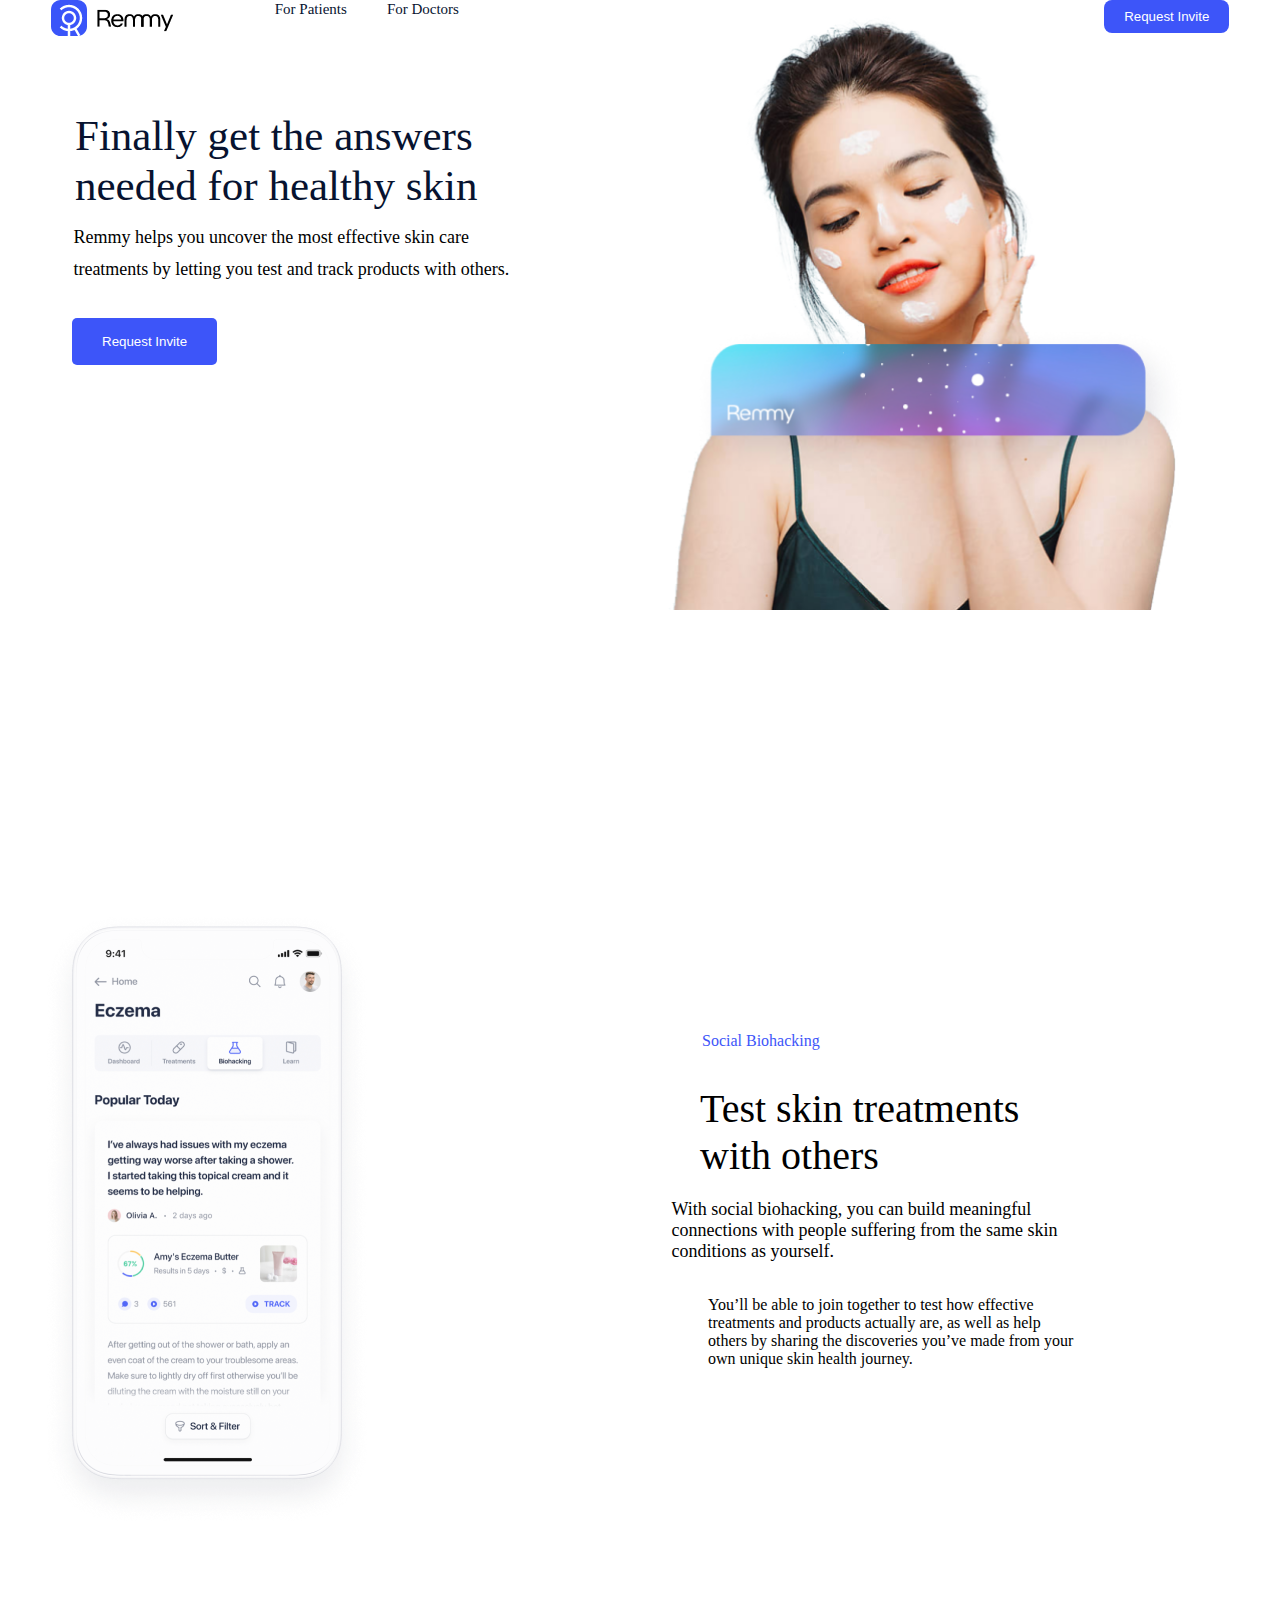
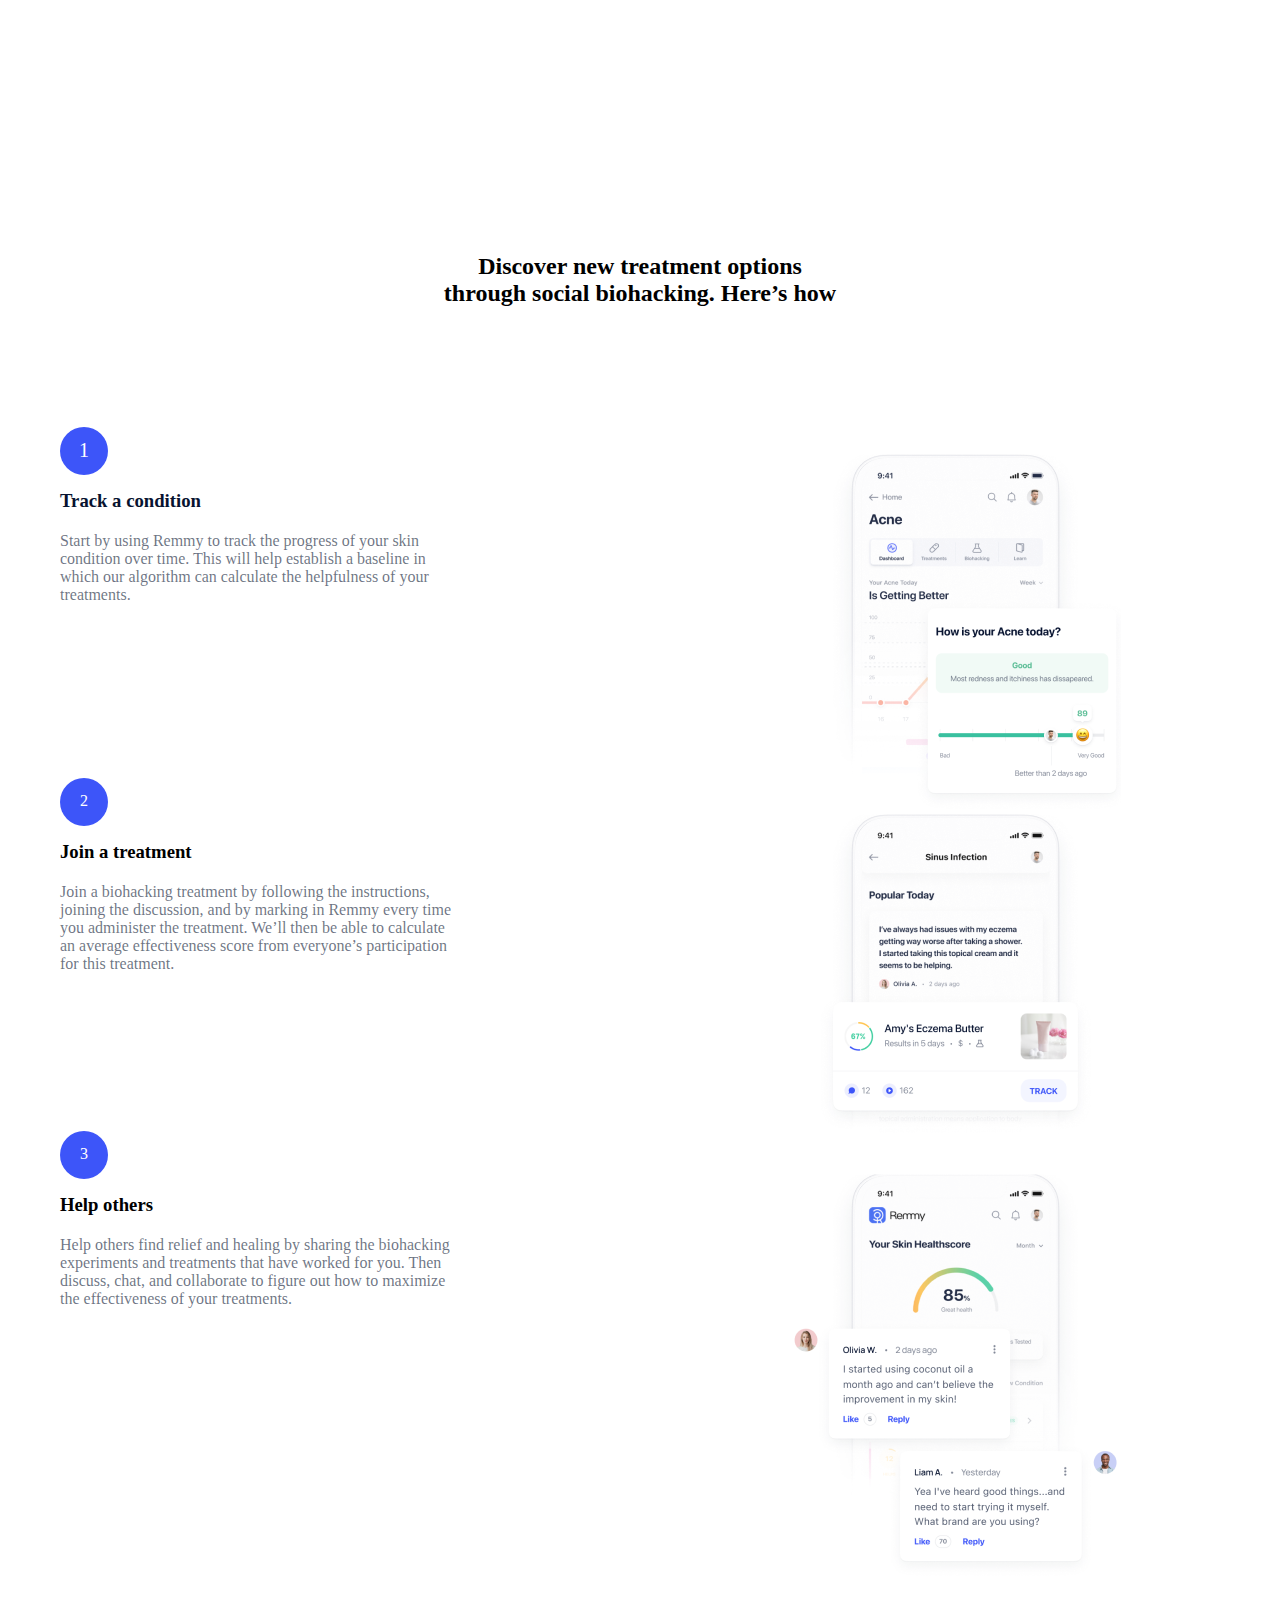
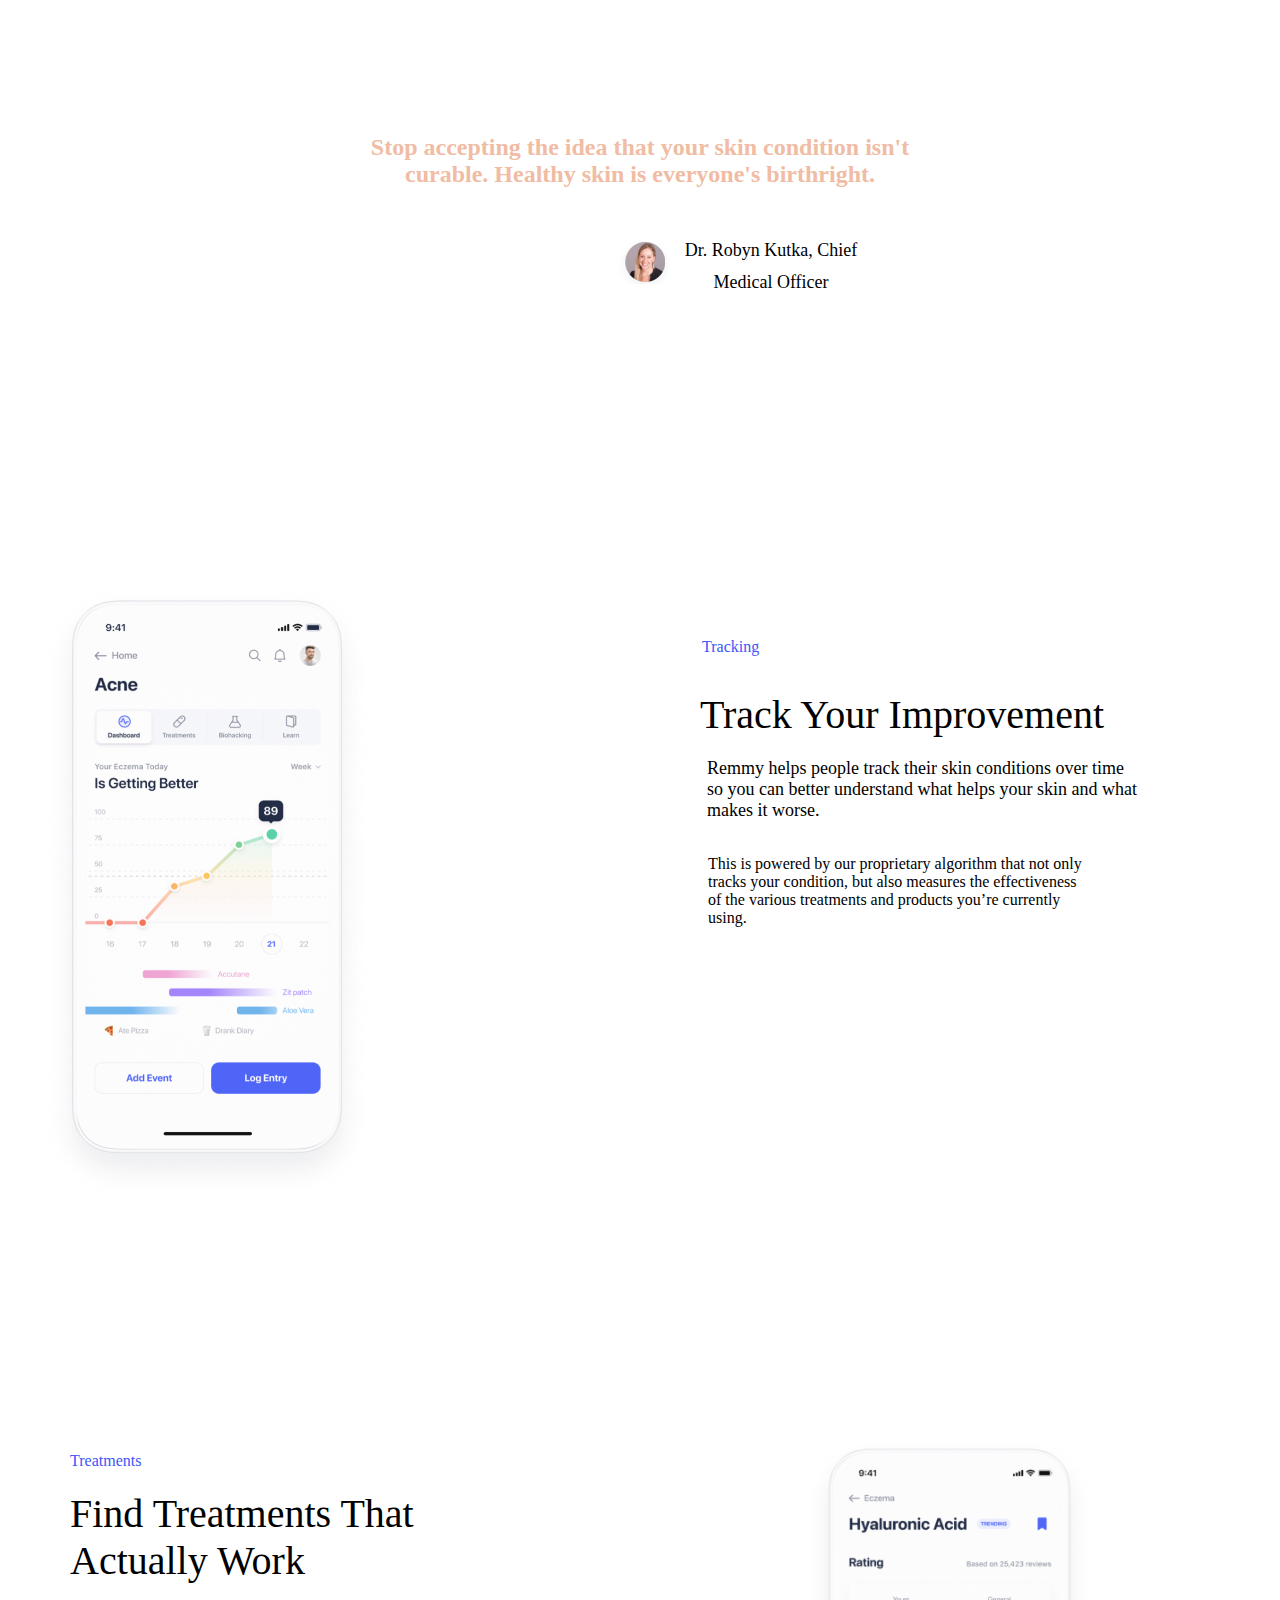
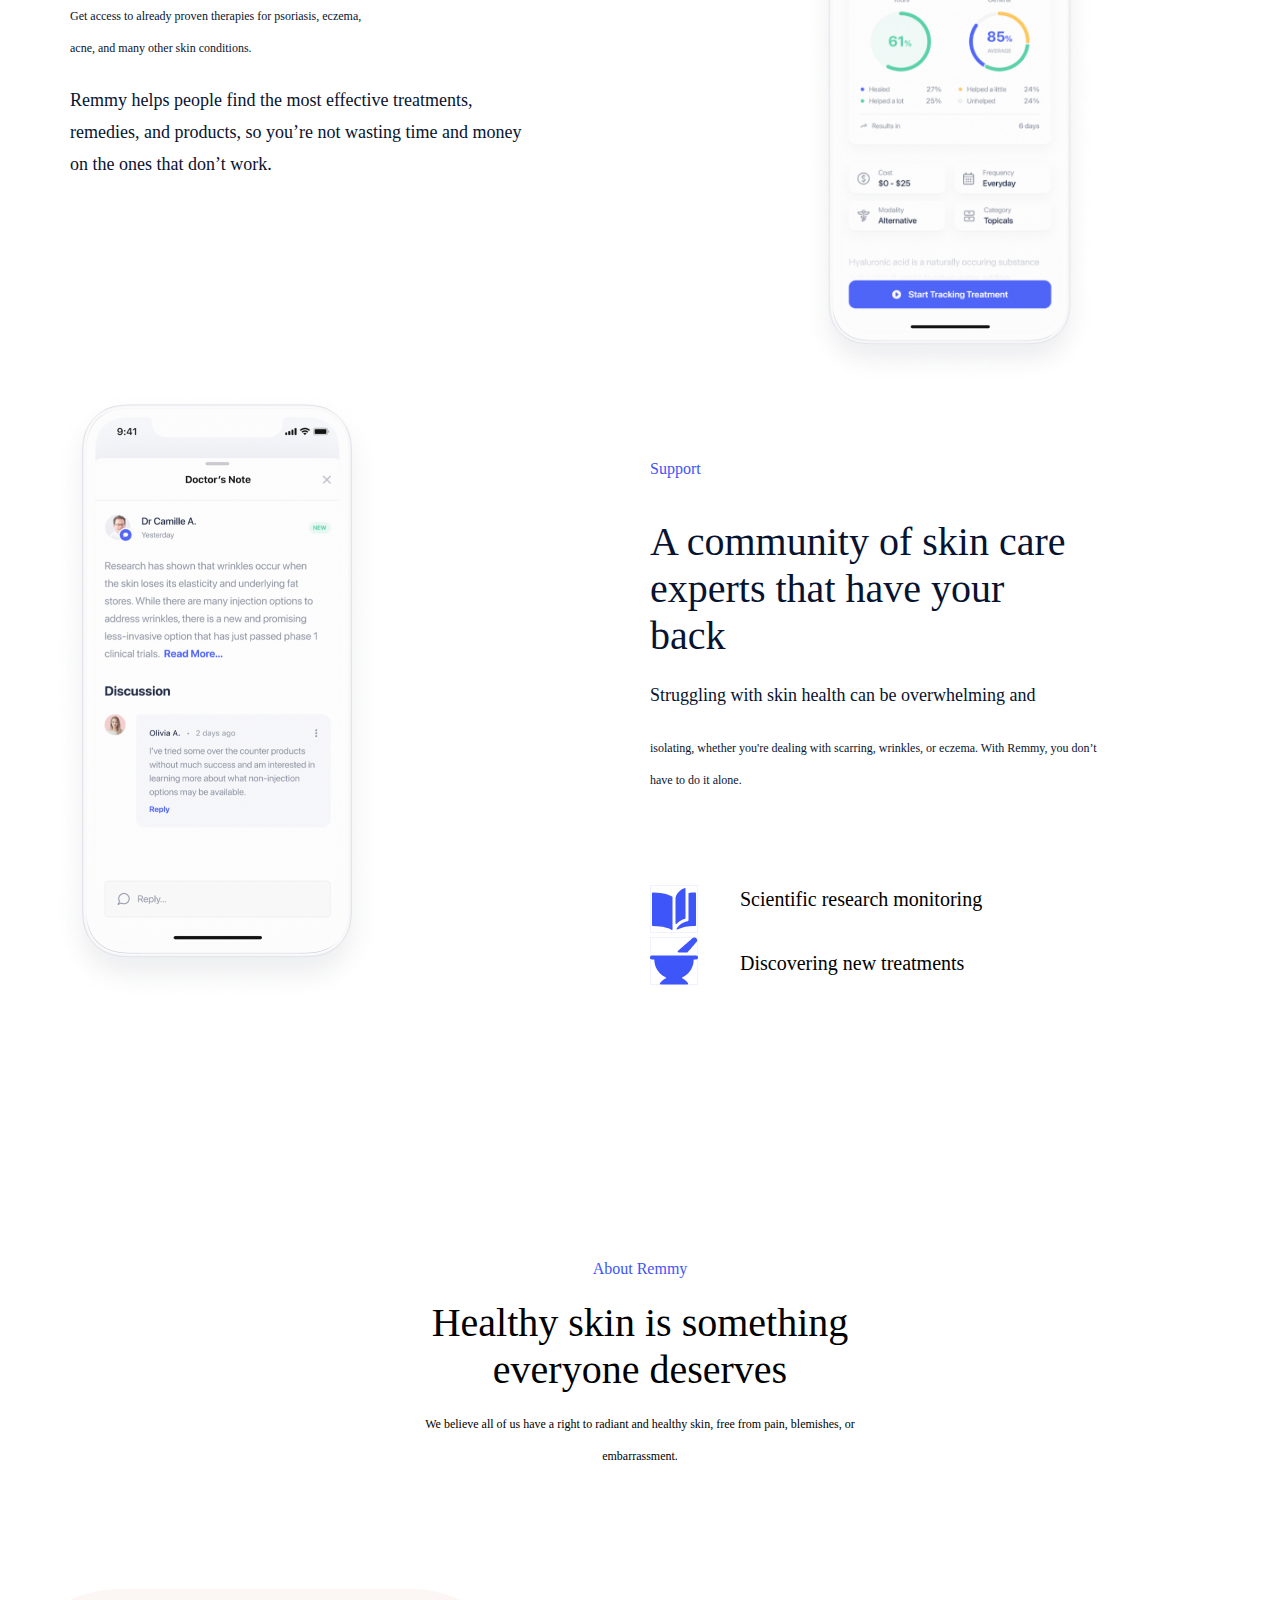
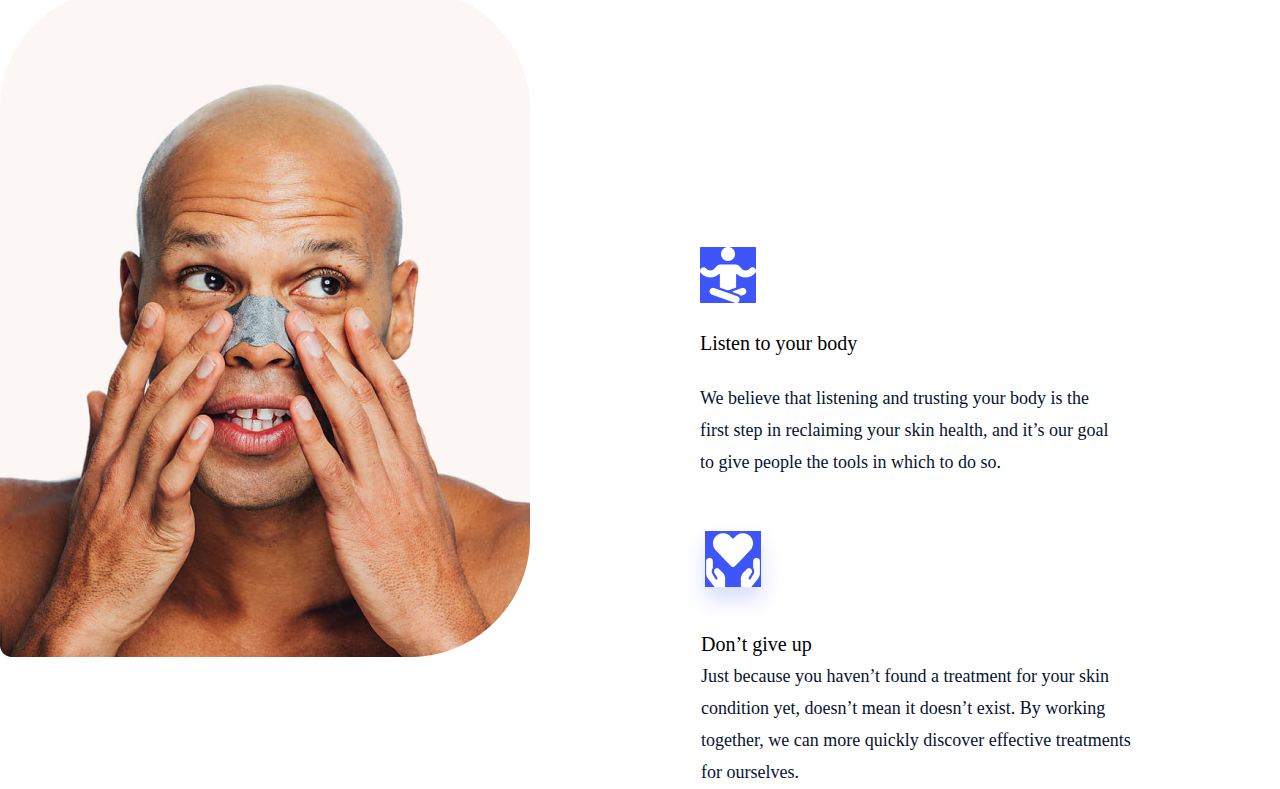
<file: index.html>
<!DOCTYPE html>
<html lang="en">
<head>
    <meta charset="UTF-8">
    <meta http-equiv="X-UA-Compatible" content="IE=edge">
    <meta name="viewport" content="width=device-width, initial-scale=1.0">
    <title>Remmy</title>
    <link rel="stylesheet" href="./main.js">
    <link rel="stylesheet" href="./main.css">
    <link rel="shortcut icon" href="./i.webp" type="image/x-icon">
</head>
<body>
    <header class="header__started">
        <div class="container">
            <section class="header__section">
              <div class="header__section_div">
                <h1><img src="./img/image 1.png" alt=""></h1>
                <ul class="forpat">
                    <li>For Patients</li>
                    <li>For Doctors</li>
                </ul>
                <a href="#"><button class="request">Request Invite</button></a>
              </div>
            </section>
        </header>
            <main>
                <section class="first__section">
                    <div class="container">
                      <div class="right__div">
                          <h2 class="finally">Finally get the answers needed for healthy skin</h2>
                          <p class="remmy_helps">Remmy helps you uncover the most effective skin care treatments by letting you test and track products with others.</p>
                          <a href="#"><button class="reqivte">Request Invite</button></a>
                      </div>
                      <div class="left__div">
                          <img src="./img/1-rasm.png" alt="rectagle">
                      </div>
                    </div>
                  </section>
                  <section class="section__two">
                      <div class="container">
                          <div class="section__two_left__div">
                              <img src="./img/Rectangle.png" alt="">
                          </div>
                          <div class="section__two_right__div">
                              <span class="social">Social Biohacking</span>
                              <h2 class="test_skin">Test skin treatments with others</h2>
                              <p class="with_social">With social biohacking, you can build meaningful connections with people suffering from the same skin conditions as yourself.</p>
                              <p class="youll_be">You’ll be able to join together to test how effective treatments and products actually are, as well as help others by sharing the discoveries you’ve made from your own unique skin health journey.</p>
                          </div>
                      </div>
                  </section>
                  <section class="section__three">
                    <div class="container">
                        <div class="discover">
                            <h2>Discover new treatment options through social biohacking. Here’s how</h2>
                        </div>
                        <div class="section__three_right__div">
                            <div class="track">
                                <span class="firstt">1</span>
                                <h3 class="condition">Track a condition</h3>
                                <p class="start_by">Start by using Remmy to track the progress of your skin condition over time. This will help establish a baseline in which our algorithm can calculate the helpfulness of your treatments.</p>
                            </div>
                            <div class="join">
                                <span class="treatment">2</span>
                                <h3 class="join_a">Join a treatment</h3>
                                <p class="join_biohacking">Join a biohacking treatment by following the instructions, joining the discussion, and by marking in Remmy every time you administer the treatment. We’ll then be able to calculate an average effectiveness score from everyone’s participation for this treatment.</p>
                            </div>
                            <div class="help">
                                <span class="others">3</span>
                                <h3 class="help_oth">Help others</h3>
                                <p class="find_relief">Help others find relief and healing by sharing the biohacking experiments and treatments that have worked for you. Then discuss, chat, and collaborate to figure out how to maximize the effectiveness of your treatments.</p>
                            </div>
                        </div>
                        <div class="section__three_left__div">
                            <div class="acne"><img src="./img/image 3.png" alt=""></div>
                            <div class="popular__today"><img src="./img/image 2.png" alt=""></div>
                            <div class="your_skin"><img src="./img/Rectangle (1).png" alt=""></div>
                        </div>
                    </div>
                  </section>
                  <div class="section_four">
                    <div class="container">
                        <div class="section_four_div">
                            <div class="stop_accepting">
                               <h2 class="the_idea">Stop accepting the idea that your skin condition isn't curable. Healthy skin is everyone's birthright.</h2>
                            </div>
                             <div class="dr_rubyn">
                                <ul class="kutka">
                                    <li>Dr. Robyn Kutka, Chief Medical Officer</li>
                                </ul>
                             </div>
                        </div>
                    </div>
                  </div>
                  <section class="section__five">
                    <div class="container">
                        <div class="section__five_left__div">
                            <img src="./img/img4.png" alt="is getting better">
                        </div>
                        <div class="section__five_right__div">
                            <span class="tracking">Tracking</span>
                            <h2 class="improvement">Track Your Improvement</h2>
                            <p class="helps">Remmy helps people track their skin conditions over time so you can better understand what helps your skin and what makes it worse.</p>
                            <p class="this_is">This is powered by our proprietary algorithm that not only tracks your condition, but also measures the effectiveness of the various treatments and products you’re currently using.</p>
                        </div>
                    </div>
                </section>
                <section class="section__six">
                   <div class="container">
                     <div class="section_six__left_div">
                        <span class="treatments">Treatments</span>
                        <h2 class="find_treatments">Find Treatments That Actually Work</h2>
                         <p class="get_access">Get access to already proven therapies for psoriasis, eczema, acne, and many other skin conditions.</p>
                         <p class="remmy__helps_people">Remmy helps people find the most effective treatments, remedies, and products, so you’re not wasting time and money on the ones that don’t work.</p>
                     </div>
                     <div class="section_six__right_div">
                        <img src="./img/9.png" alt="hyalurinic acid">
                     </div>
                   </div>
                </section>
                <section class="section_seven">
                    <div class="container">
                        <section class="section_seven__left_div">
                            <img src="./img/10.png" alt="Doctor's note">
                        </section>
                        <section class="section_seven__right_div">
                            <span class="support">Support</span>
                            <h2 class="a_community">A community of skin care experts that have your back</h2>
                            <p class="struggling">Struggling with skin health can be overwhelming and</p>
                            <p class="isolating">isolating, whether you're dealing with scarring, wrinkles, or eczema. With Remmy, you don’t have to do it alone.</p>
                            <div class="scien">
                                <p>Scientific research monitoring</p>
                                <p>Discovering new treatments</p>
                            </div>
                            <div class="box">
                                <img src="./img/Frame.svg" alt="book">
                            </div>
                            <div class="book">
                                <img src="./img/Frame.png" alt="book">
                            </div>
                        </section>
                    </div>
                </section>
            </main>
            <footer class="footer_started">
                <div class="container">
                   <div class="footer_div">
                    <span class="about_rem">About Remmy</span>
                    <h2 class="healthy">Healthy skin is something everyone deserves</h2>
                    <p class="believe">We believe all of us have a right to radiant and healthy skin, free from pain, blemishes, or embarrassment.</p>
                   </div>
                   <section class="section_eight__started">
                     <div class="container">
                        <div class="right_div_section__eight">
                            <img src="./img/Rectangle (4).png" alt="">
                        </div>
                        <div class="left_div_section__eight">
                            <img class="yoga" src="./img/Group.png" alt="">
                            <h3 class="listen">Listen to your body</h3>
                            <p class="believe_that">We believe that listening and trusting your body is the first step in reclaiming your skin health, and it’s our goal to give people the tools in which to do so.</p>
                        </div>
                        <div class="left_div_dection__two_eight">
                           <img class="group" src="./img/111.png" alt="group">
                           <h3 class="dont_give">Don’t give up</h3> 
                           <p class="just">Just because you haven’t found a treatment for your skin condition yet, doesn’t mean it doesn’t exist. By working together, we can more quickly discover effective treatments for ourselves.</p>
                        </div>
                     </div>
                   </section>
                </div>
            </footer>
        </div>
</body>
</html>
</file>
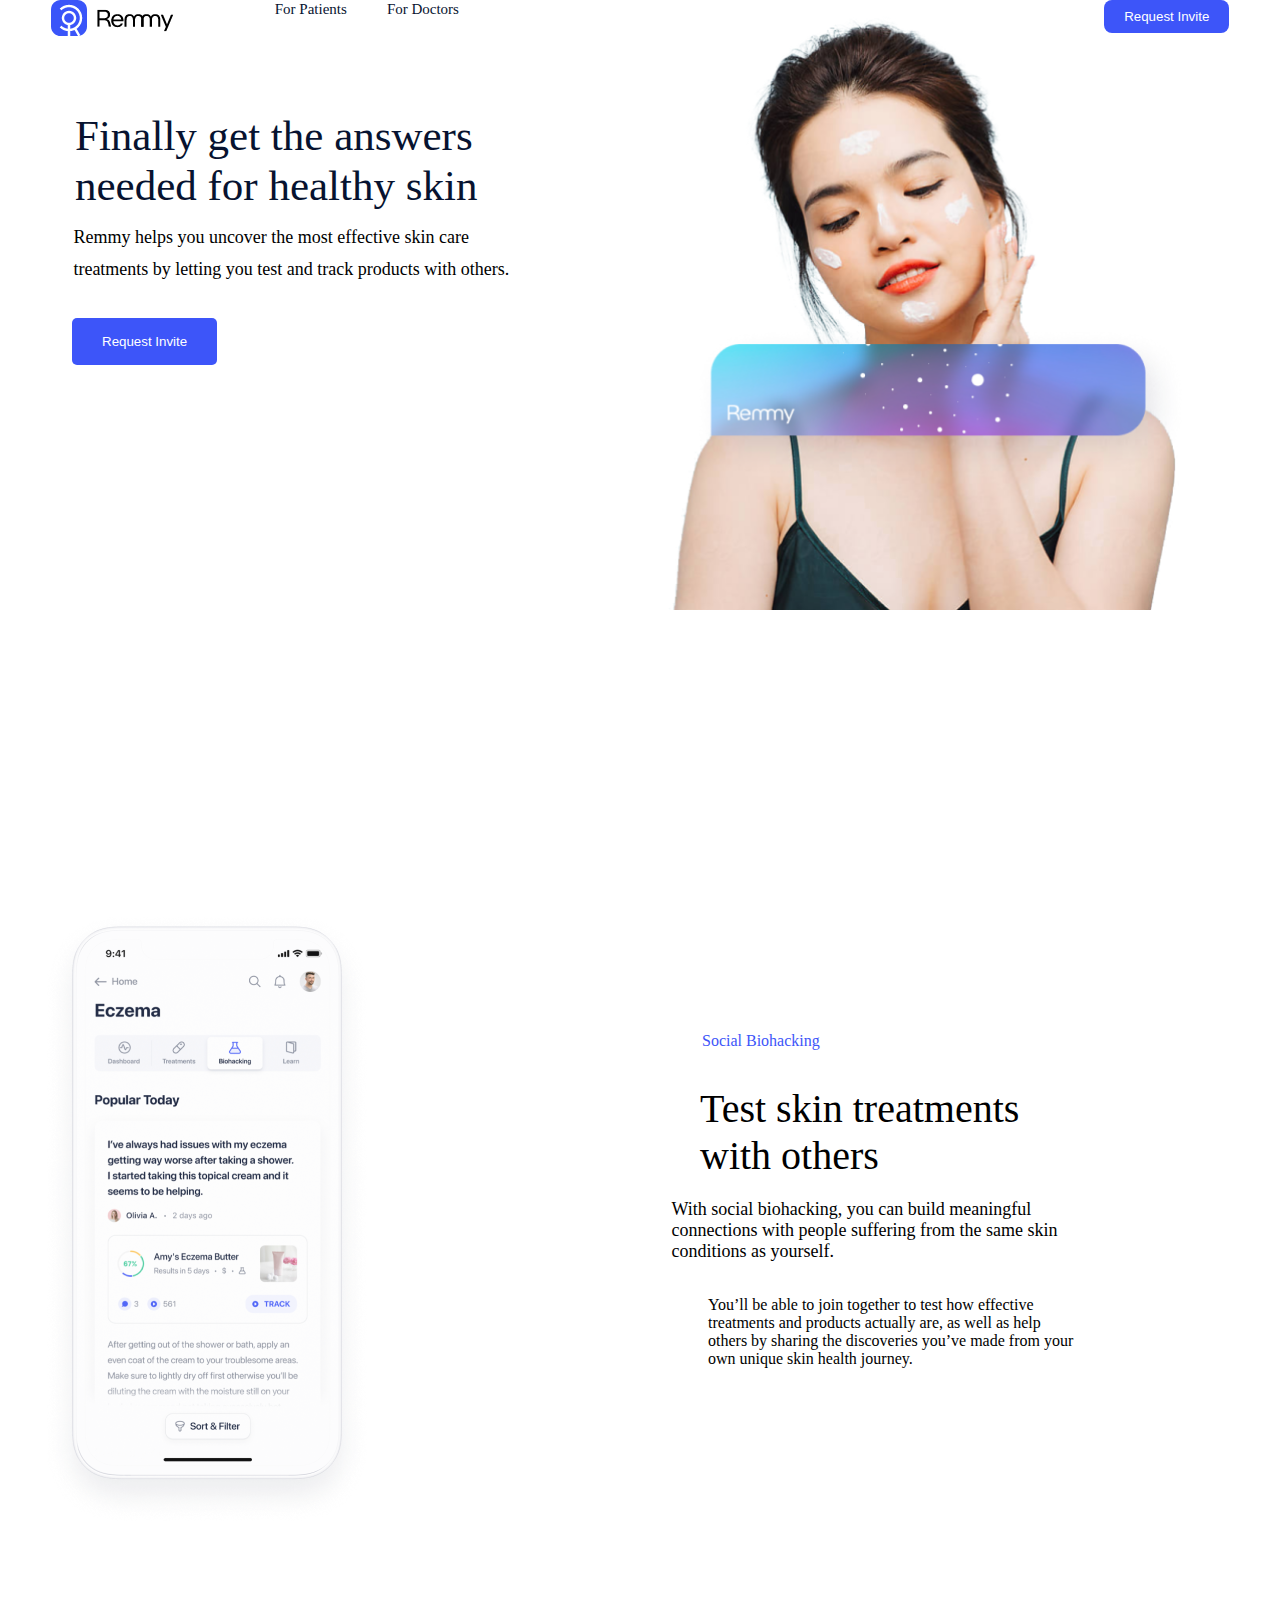
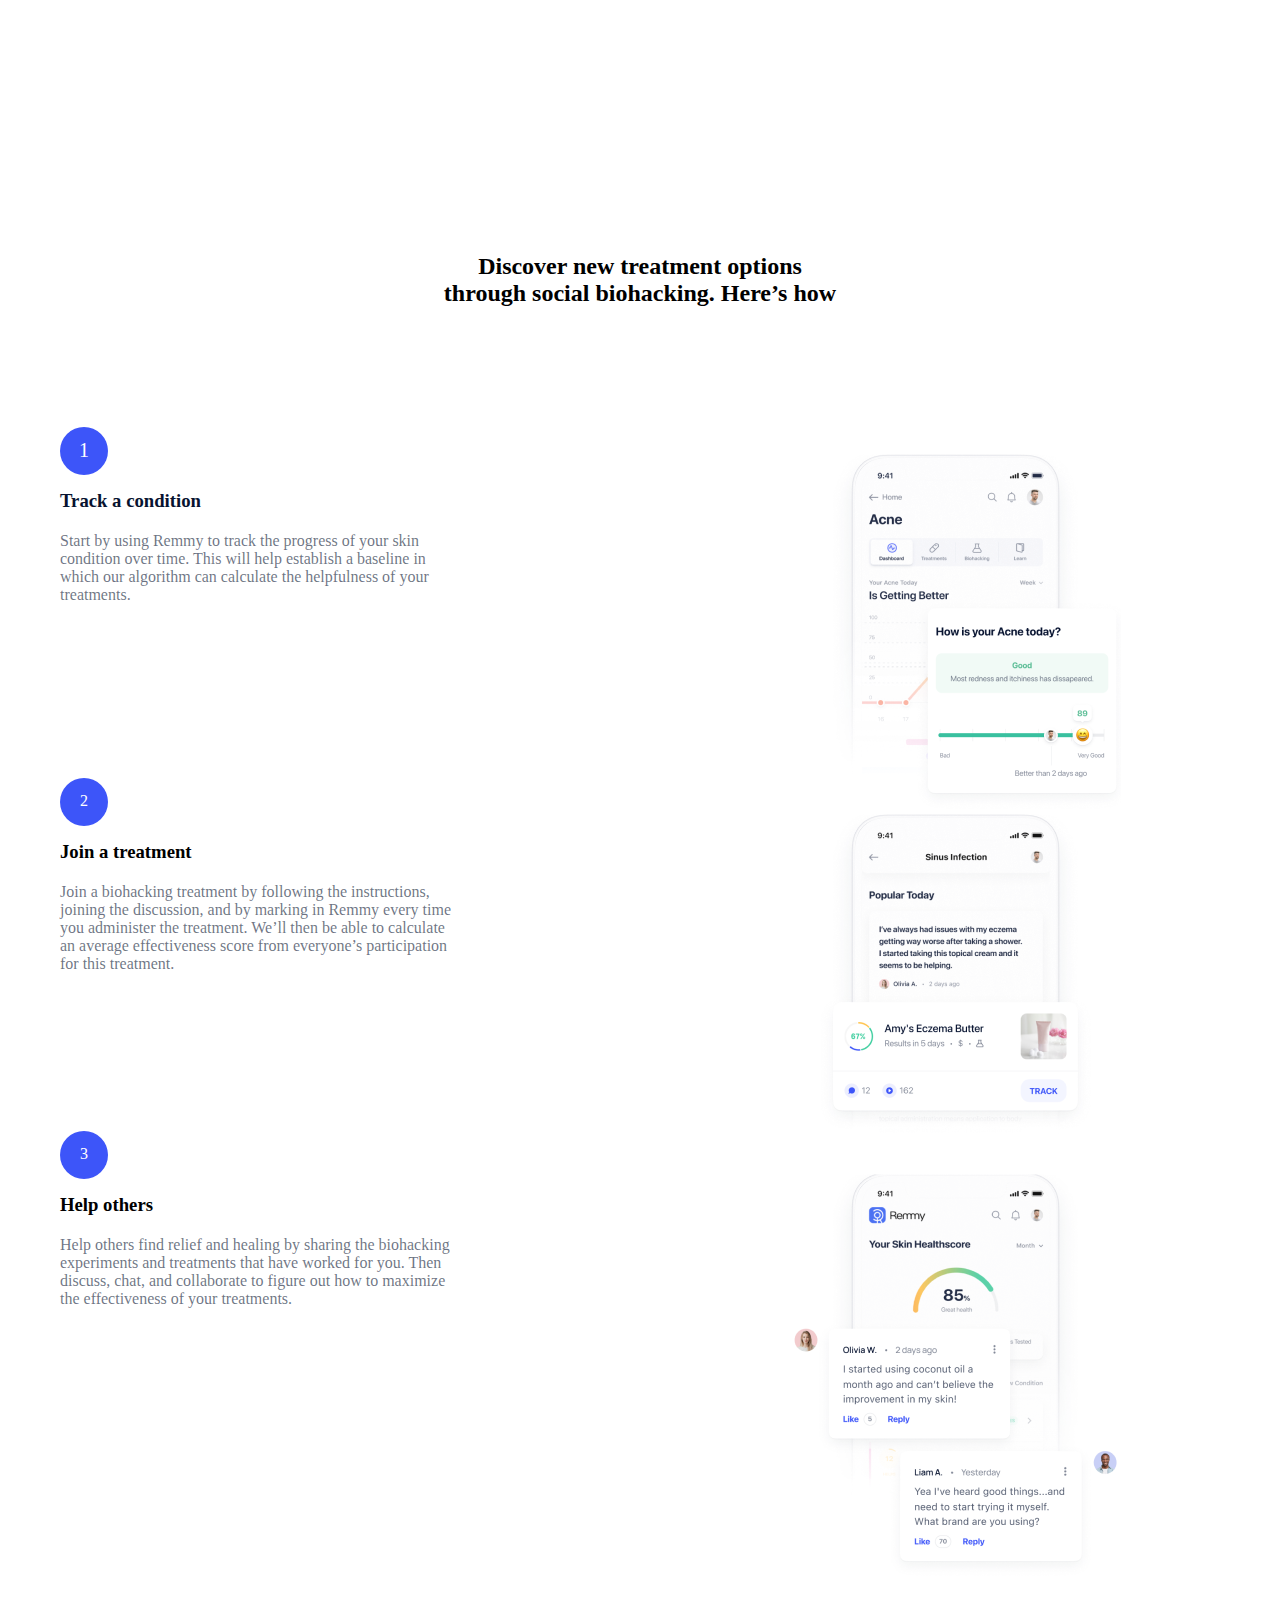
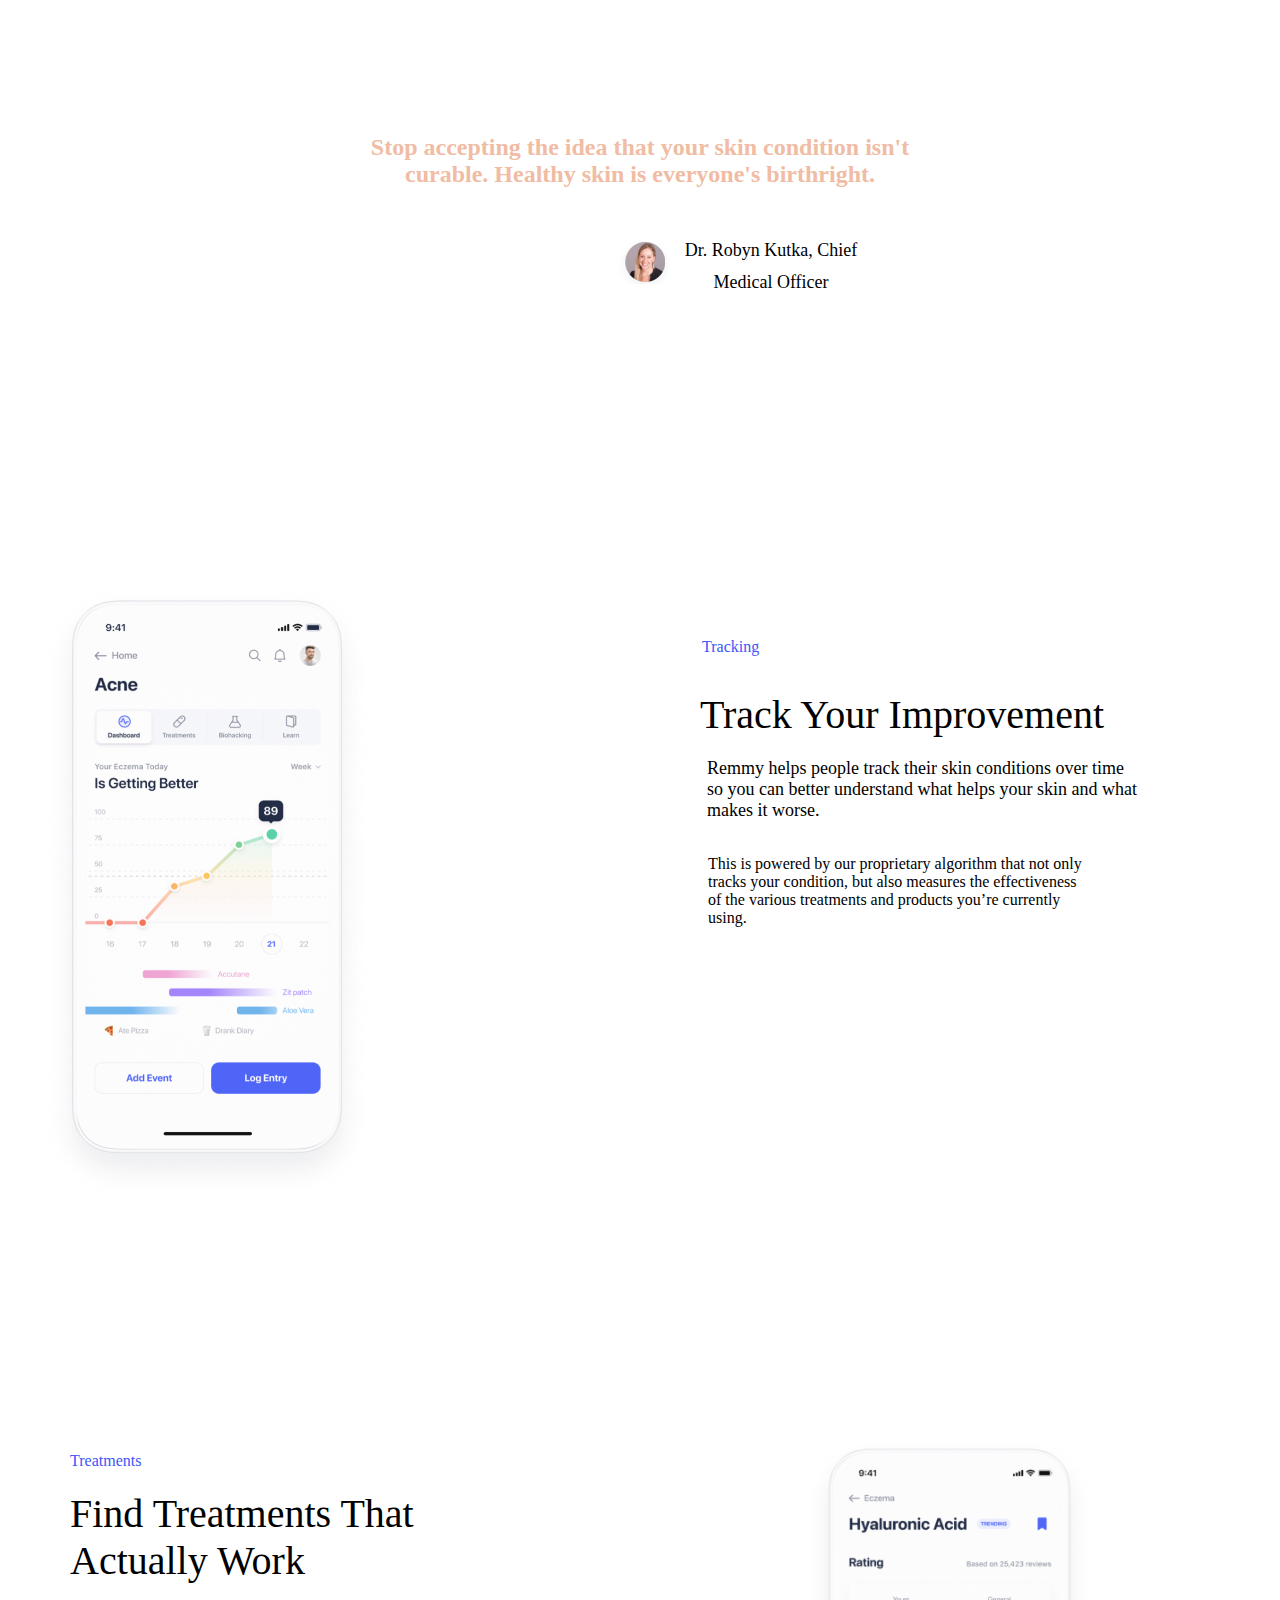
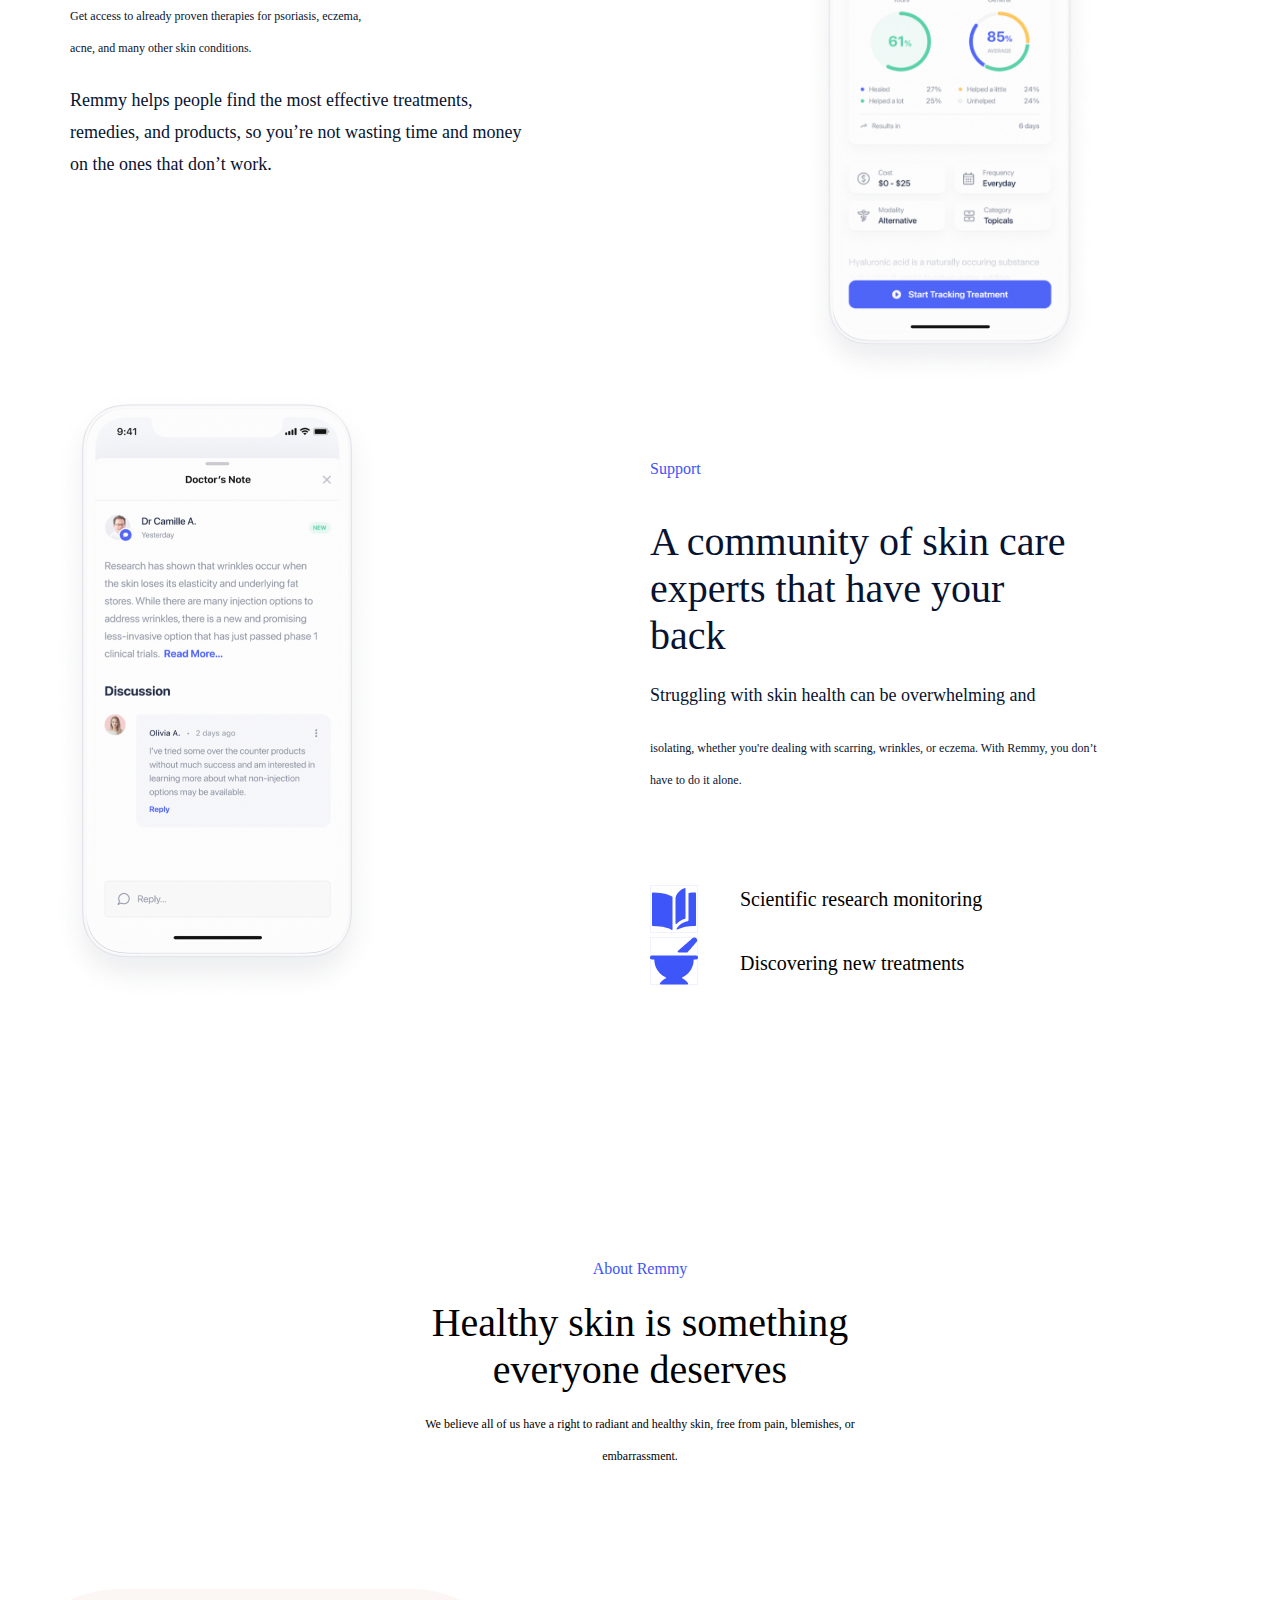
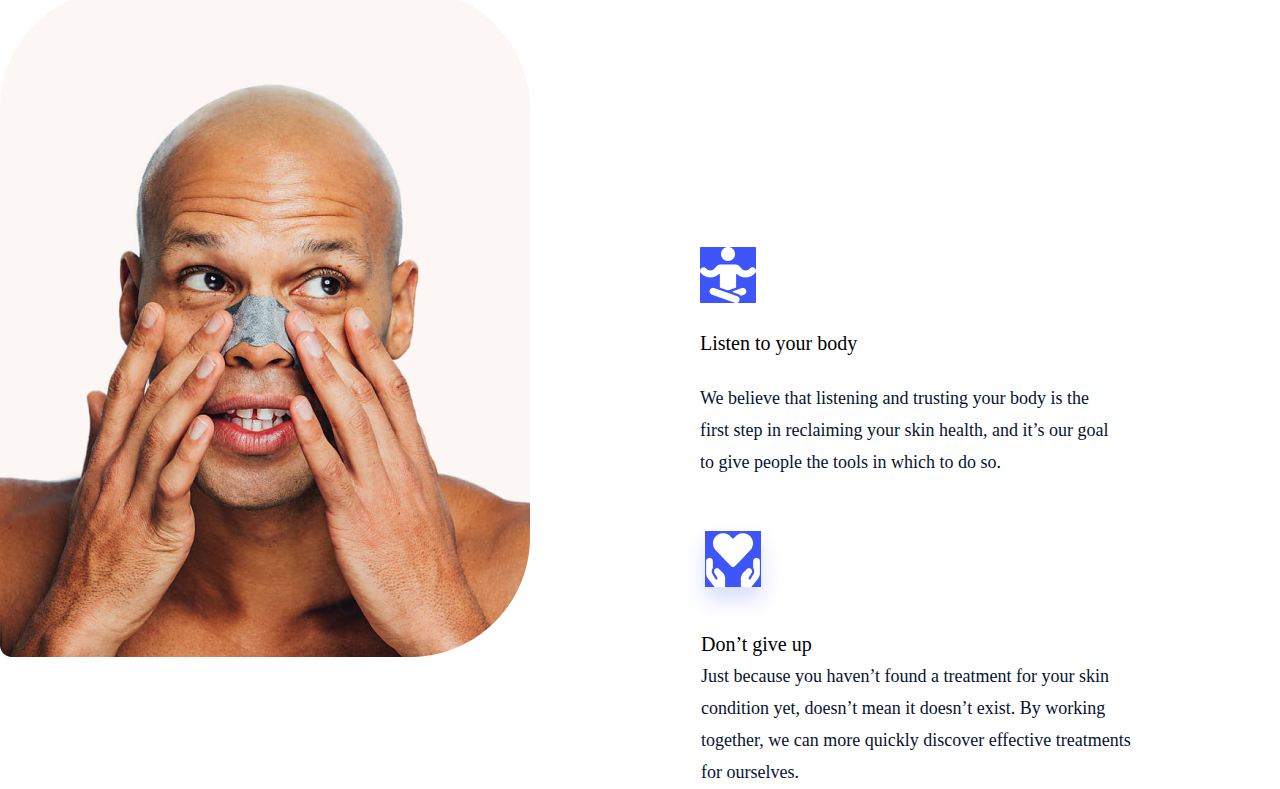
<file: Remy/index.html>
<!DOCTYPE html>
<html lang="en">
<head>
    <meta charset="UTF-8">
    <meta http-equiv="X-UA-Compatible" content="IE=edge">
    <meta name="viewport" content="width=device-width, initial-scale=1.0">
    <title>Remmy</title>
    <link rel="stylesheet" href="./main.css">
    <link rel="shortcut icon" href="./i.webp" type="image/x-icon">
</head>
<body>
    <header class="header__started">
        <div class="container">
            <section class="header__section">
              <div class="header__section_div">
                <h1><img src="./img/image 1.png" alt=""></h1>
                <ul class="forpat">
                    <li>For Patients</li>
                    <li>For Doctors</li>
                </ul>
                <a href="#"><button class="request">Request Invite</button></a>
              </div>
            </section>
        </header>
            <main>
                <section class="first__section">
                    <div class="container">
                      <div class="right__div">
                          <h2 class="finally">Finally get the answers needed for healthy skin</h2>
                          <p class="remmy_helps">Remmy helps you uncover the most effective skin care treatments by letting you test and track products with others.</p>
                          <a href="#"><button class="reqivte">Request Invite</button></a>
                      </div>
                      <div class="left__div">
                          <img src="./img/1-rasm.png" alt="rectagle">
                      </div>
                    </div>
                  </section>
                  <section class="section__two">
                      <div class="container">
                          <div class="section__two_left__div">
                              <img src="./img/Rectangle.png" alt="">
                          </div>
                          <div class="section__two_right__div">
                              <span class="social">Social Biohacking</span>
                              <h2 class="test_skin">Test skin treatments with others</h2>
                              <p class="with_social">With social biohacking, you can build meaningful connections with people suffering from the same skin conditions as yourself.</p>
                              <p class="youll_be">You’ll be able to join together to test how effective treatments and products actually are, as well as help others by sharing the discoveries you’ve made from your own unique skin health journey.</p>
                          </div>
                      </div>
                  </section>
                  <section class="section__three">
                    <div class="container">
                        <div class="discover">
                            <h2>Discover new treatment options through social biohacking. Here’s how</h2>
                        </div>
                        <div class="section__three_right__div">
                            <div class="track">
                                <span class="firstt">1</span>
                                <h3 class="condition">Track a condition</h3>
                                <p class="start_by">Start by using Remmy to track the progress of your skin condition over time. This will help establish a baseline in which our algorithm can calculate the helpfulness of your treatments.</p>
                            </div>
                            <div class="join">
                                <span class="treatment">2</span>
                                <h3 class="join_a">Join a treatment</h3>
                                <p class="join_biohacking">Join a biohacking treatment by following the instructions, joining the discussion, and by marking in Remmy every time you administer the treatment. We’ll then be able to calculate an average effectiveness score from everyone’s participation for this treatment.</p>
                            </div>
                            <div class="help">
                                <span class="others">3</span>
                                <h3 class="help_oth">Help others</h3>
                                <p class="find_relief">Help others find relief and healing by sharing the biohacking experiments and treatments that have worked for you. Then discuss, chat, and collaborate to figure out how to maximize the effectiveness of your treatments.</p>
                            </div>
                        </div>
                        <div class="section__three_left__div">
                            <div class="acne"><img src="./img/image 3.png" alt=""></div>
                            <div class="popular__today"><img src="./img/image 2.png" alt=""></div>
                            <div class="your_skin"><img src="./img/Rectangle (1).png" alt=""></div>
                        </div>
                    </div>
                  </section>
                  <div class="section_four">
                    <div class="container">
                        <div class="section_four_div">
                            <div class="stop_accepting">
                               <h2 class="the_idea">Stop accepting the idea that your skin condition isn't curable. Healthy skin is everyone's birthright.</h2>
                            </div>
                             <div class="dr_rubyn">
                                <ul class="kutka">
                                    <li>Dr. Robyn Kutka, Chief Medical Officer</li>
                                </ul>
                             </div>
                        </div>
                    </div>
                  </div>
                  <section class="section__five">
                    <div class="container">
                        <div class="section__five_left__div">
                            <img src="./img/img4.png" alt="is getting better">
                        </div>
                        <div class="section__five_right__div">
                            <span class="tracking">Tracking</span>
                            <h2 class="improvement">Track Your Improvement</h2>
                            <p class="helps">Remmy helps people track their skin conditions over time so you can better understand what helps your skin and what makes it worse.</p>
                            <p class="this_is">This is powered by our proprietary algorithm that not only tracks your condition, but also measures the effectiveness of the various treatments and products you’re currently using.</p>
                        </div>
                    </div>
                </section>
                <section class="section__six">
                   <div class="container">
                     <div class="section_six__left_div">
                        <span class="treatments">Treatments</span>
                        <h2 class="find_treatments">Find Treatments That Actually Work</h2>
                         <p class="get_access">Get access to already proven therapies for psoriasis, eczema, acne, and many other skin conditions.</p>
                         <p class="remmy__helps_people">Remmy helps people find the most effective treatments, remedies, and products, so you’re not wasting time and money on the ones that don’t work.</p>
                     </div>
                     <div class="section_six__right_div">
                        <img src="./img/9.png" alt="hyalurinic acid">
                     </div>
                   </div>
                </section>
                <section class="section_seven">
                    <div class="container">
                        <section class="section_seven__left_div">
                            <img src="./img/10.png" alt="Doctor's note">
                        </section>
                        <section class="section_seven__right_div">
                            <span class="support">Support</span>
                            <h2 class="a_community">A community of skin care experts that have your back</h2>
                            <p class="struggling">Struggling with skin health can be overwhelming and</p>
                            <p class="isolating">isolating, whether you're dealing with scarring, wrinkles, or eczema. With Remmy, you don’t have to do it alone.</p>
                            <div class="scien">
                                <p>Scientific research monitoring</p>
                                <p>Discovering new treatments</p>
                            </div>
                            <div class="box">
                                <img src="./img/Frame.svg" alt="book">
                            </div>
                            <div class="book">
                                <img src="./img/Frame.png" alt="book">
                            </div>
                        </section>
                    </div>
                </section>
            </main>
            <footer class="footer_started">
                <div class="container">
                   <div class="footer_div">
                    <span class="about_rem">About Remmy</span>
                    <h2 class="healthy">Healthy skin is something everyone deserves</h2>
                    <p class="believe">We believe all of us have a right to radiant and healthy skin, free from pain, blemishes, or embarrassment.</p>
                   </div>
                   <section class="section_eight__started">
                     <div class="container">
                        <div class="right_div_section__eight">
                            <img src="./img/Rectangle (4).png" alt="">
                        </div>
                        <div class="left_div_section__eight">
                            <img class="yoga" src="./img/Group.png" alt="">
                            <h3 class="listen">Listen to your body</h3>
                            <p class="believe_that">We believe that listening and trusting your body is the first step in reclaiming your skin health, and it’s our goal to give people the tools in which to do so.</p>
                        </div>
                        <div class="left_div_dection__two_eight">
                           <img class="group" src="./img/111.png" alt="group">
                           <h3 class="dont_give">Don’t give up</h3> 
                           <p class="just">Just because you haven’t found a treatment for your skin condition yet, doesn’t mean it doesn’t exist. By working together, we can more quickly discover effective treatments for ourselves.</p>
                        </div>
                     </div>
                   </section>
                </div>
            </footer>
        </div>
</body>
</html>
</file>
<file: main.css>
*{
    box-sizing: border-box;
    margin: 0 auto;
    padding: 0;
}

.header__section_div{
    display: flex;

}

.forpat{
    font-style: normal;
    font-weight: 400;
    font-size: 15px;
    line-height: 18px;
    list-style-type: none;
    color: #071330;
    display: flex;
    gap: 40px;
    align-items: center;
    height: 18px;
    
}

.request{
    padding: 9px 20px;
    border-radius: 8px;
    border: none;
    background-color: #3D55F9;
    color: #FFFFFF;
    margin-left: 544px;
}

.left__div{
    display: flex;
    margin: 0 auto;
    margin-top: -350px;
    width: 600px;
    height: 595px;
    margin-right: 100px;
}

.finally{
    margin-top: 67px;
    font-family: 'Roboto';
    font-style: normal;
    font-weight: 400;
    font-size: 43px;
    line-height: 50px;
    height: 100px;
    width: 460px;
    left: 0px;
    color:  #071330;
    margin-left: 1em;
}

.remmy_helps{
    font-family: 'Roboto';
    font-style: normal;
    font-weight: 400;
    font-size: 18px;
    line-height: 32px;
    height: 97px;
    width: 450px;
    left: 0px;
    margin-top: 10px;
    border-radius: nullpx;
    margin-left: 2.3em;
}

.reqivte{
    padding: 16px 30px;
    background-color: #3D55F9;
    border: none;
    border-radius: 5px;
    margin-left: 40px;
    color: #FFFFFF;
}

.right__div{
    margin-left: 2em;
}

.social{
    display: inline-block;
    color: #3D55F9;
    width: 137px;
    height: 20px;
    margin-left: 202px;
    margin-top: -20px;
}

.section__two_right__div{
    align-items: center;
    margin-left: 500px;
    margin-top: -500px;
}

.test_skin{
    font-style: normal;
    font-weight: 400;
    font-size: 40px;
    line-height: 47px;
    height: 94px;
    width: 389px;
    margin-left: 5em ;
    margin-top: 33px;
}

.with_social{
    font-family: 'Roboto';
    font-style: normal;
    font-weight: 400;
    font-size: 18px;
    height: 97px;
    width: 437px;
    margin-top: 20px;
}

.youll_be{
    height: 97px;
    width: 375px;
    margin-left: 13em;
}

.section__two_left__div{
    margin-top: 300px;
    margin-left: 40px;
}

.discover{
    text-align: center;
    margin-top: 460px;
    align-items: center;
    height: 94px;
    width: 400px;
    
}

.track{
    margin-top: 80px;
}

.firstt{
    display: inline-block;
    background-color: #3D55F9;
    width: 48px;
    height: 48px;
    border-radius: 50px; 
    text-align: center;  
    font-style: normal;
    font-weight: 400;
    font-size: 20px;
    line-height: 32px;
    align-items: center;
    color: #FFFFFF;
    padding: 7px 7px;
}

.start_by{
    color: #07133099;
    width: 400px;
    height: 96px;
    margin: 0px;
    margin-top: 20px;
}

.condition{
    color: #071330;
    margin-top: 15px;
}

.treatment{
    display: inline-block;
    width: 48px;
    height: 48px;
    background-color: #3D55F9;
    border-radius: 50px;
    text-align: center;
    color: #FFFFFF;
    margin-top: 150px;
    padding: 14px;
}

.join_a{
    margin-top: 15px;
}

.join_biohacking{
  color: rgba(7, 19, 48, 0.6);
  width: 400px;
  height: 98px;
  margin: 0px;
  margin-top: 20px;
}

.help_oth{
    margin-top: 15px;
}

.others{
    display: inline-block;
    width: 48px;
    height: 48px;
    background-color: #3D55F9;
    border-radius: 50px;
    text-align: center;
    color: #FFFFFF;
    margin-top: 150px;
    padding: 14px;
}

.find_relief{
    color: rgba(7, 19, 48, 0.6);
    width: 400px;
    height: 98px;
    margin: 0px;
    margin-top: 20px;
}

.section__three_right__div{
    margin-left: 60px;
}

.section__three_left__div{
   margin-left: 650px;
   margin-top: -880px;
}

.acne{
    width: 350px;
    height: 360px;
}

.popular__today{
    width: 350px;
    height: 360px;
}

.your_skin{
    width: 350px;
    height: 360px;
}

.the_idea{
    color: #F0BCA3;
    text-align: center;
    width: 600px;
    height: 100px;
    margin-top: 200px;
}

.dr_rubyn{
    background-image: url(./img/backround\(1\).png);
    width: 55px;
    height: 50px;
    text-align: center;
}

.kutka{
    width: 177px;
    height: 36px;
    list-style-type: none;
    margin-left: 70px;
    align-items: center;
    font-family: 'Roboto';
    font-style: normal;
    font-weight: 400;
    font-size: 18px;
    line-height: 32px;
}

.section__five_left__div{
    margin-top: 300px;
    margin-left: 40px;
}

.section__five_right__div{
    align-items: center;
    margin-left: 500px;
    margin-top: -500px;
}

.tracking{
    display: inline-block;
    color: #3D55F9;
    width: 137px;
    height: 20px;
    margin-left: 202px;
    margin-top: -20px;
}

.improvement{
    font-style: normal;
    font-weight: 400;
    font-size: 40px;
    line-height: 47px;
    margin-left: 5em ;
    margin-top: 33px;
}

.helps{
    font-style: normal;
    font-weight: 400;
    font-size: 18px;
    height: 97px;
    width: 437px;
    margin-top: 20px;
    margin-left: 207px;
}

.this_is{
    height: 97px;
    width: 375px;
    margin-left: 13em;
}

.section__five_left__div{
    width: 270px;
    height: 554px;
}

.section_six__left_div{
    margin-top: 600px;
}

.section_six__right_div{
   display: flex;
}

.find_treatments{
    font-style: normal;
    font-weight: 400;
    font-size: 40px;
    line-height: 47px;
    width: 450px;
    height: 90px;
    margin: 0px;
    margin-top: 20px;
}

.treatments{
    color: #3D55F9;
}

.get_access{
    font-style: normal;
    font-weight: 400;
    font-size: 12px;
    line-height: 32px;
    width: 300px;
    margin: 0px;
    color: #071330;
    margin-top: 20px;
}

.remmy__helps_people{
    font-style: normal;
    font-weight: 400;
    font-size: 18px;
    line-height: 32px;
    width: 469px;
    height: 90px;
    margin: 0px;
    color: #071330;
    margin-top: 20px;
}

.section_six__left_div{
   margin-top: 500px;
   margin-left: 70px;
}

.section_six__right_div{
    margin-top: -340px;
    margin-left: 800px;
    width: 277px;
    height: 554px;
}

.section_seven__right_div{
    margin-left: 650px;
    margin-top: -550px;
}

.section_seven__left_div{
    margin-left: 50px;
}

.support{
    color: #3D55F9;
}

.a_community{
    font-style: normal;
    font-weight: 400;
    font-size: 40px;
    line-height: 47px;
    width: 428px;
    margin: 0px;
    margin-top: 40px;
    color: #071330;
}

.struggling{
    font-style: normal;
    font-weight: 400;
    font-size: 18px;
    line-height: 32px;
    width: 432px;
    height: 33px;
    margin: 0px;
    margin-top: 20px;
    color: #071330;
}

.isolating{
    font-style: normal;
    font-weight: 400;
    font-size: 12px;
    line-height: 32px;
    width: 468px;
    height: 65px;
    margin: 0px;
    margin-top: 20px;
    color: #071330;
}


.scien{
    font-style: normal;
    font-weight: 400;
    font-size: 20px;
    line-height: 32px;
    margin-top: 70px;
    margin-left: 90px;
    line-height: 64px;
}

.box{
    margin-top: -110px;
}

.footer_div{
    text-align: center;
    line-height: 60px;
    margin-top: 250px;
}

.about_rem{
    color:  #3D55F9;
}

.healthy{
    font-style: normal;
    font-weight: 400;
    font-size: 40px;
    line-height: 47px;
    width: 491px;
    height: 65px;
}

.believe{
    font-style: normal;
    font-weight: 400;
    font-size: 12px;
    line-height: 32px;
    margin-top: 44px;
    width: 491px;
    height: 61px;
}

.right_div_section__eight{
    width: 300px;
    height: 300px;
    margin: 0px;
    margin-top: 120px;
}

.left_div_section__eight{
    margin-left: 700px;
}
.yoga{
    background-color: #3D55F9;
    border-radius: 1px;
    margin-top: -150px;
}

.listen{
    font-style: normal;
    font-weight: 400;
    font-size: 20px;
    line-height: 32px;
    margin-top: 20px;
}

.believe_that{
    font-style: normal;
    font-weight: 400;
    font-size: 18px;
    line-height: 32px;
    width: 418px;
    height: 97px;
    margin: 0px;
    margin-top: 23px;
    color: #071330;
}
    
.left_div_dection__two_eight{
    margin-left: 681px;
    margin-top: 40px;
}

.dont_give{
    font-style: normal;
    font-weight: 400;
    font-size: 20px;
    line-height: 32px;
    margin-left: 20px;
}

.just{
    font-style: normal;
    font-weight: 400;
    font-size: 18px;
    line-height: 32px;
    height: 129px;
    width: 440px;
    margin: 0px;
    margin-left: 20px;
    color: #071330;
}

.listen{
    
}
</file>
<file: Remy/main.css>
*{
    box-sizing: border-box;
    margin: 0 auto;
    padding: 0;
}

.header__section_div{
    display: flex;

}

.forpat{
    font-style: normal;
    font-weight: 400;
    font-size: 15px;
    line-height: 18px;
    list-style-type: none;
    color: #071330;
    display: flex;
    gap: 40px;
    align-items: center;
    height: 18px;
    
}

.request{
    padding: 9px 20px;
    border-radius: 8px;
    border: none;
    background-color: #3D55F9;
    color: #FFFFFF;
    margin-left: 544px;
}

.left__div{
    display: flex;
    margin: 0 auto;
    margin-top: -350px;
    width: 600px;
    height: 595px;
    margin-right: 100px;
}

.finally{
    margin-top: 67px;
    font-family: 'Roboto';
    font-style: normal;
    font-weight: 400;
    font-size: 43px;
    line-height: 50px;
    height: 100px;
    width: 460px;
    left: 0px;
    color:  #071330;
    margin-left: 1em;
}

.remmy_helps{
    font-family: 'Roboto';
    font-style: normal;
    font-weight: 400;
    font-size: 18px;
    line-height: 32px;
    height: 97px;
    width: 450px;
    left: 0px;
    margin-top: 10px;
    border-radius: nullpx;
    margin-left: 2.3em;
}

.reqivte{
    padding: 16px 30px;
    background-color: #3D55F9;
    border: none;
    border-radius: 5px;
    margin-left: 40px;
    color: #FFFFFF;
}

.right__div{
    margin-left: 2em;
}

.social{
    display: inline-block;
    color: #3D55F9;
    width: 137px;
    height: 20px;
    margin-left: 202px;
    margin-top: -20px;
}

.section__two_right__div{
    align-items: center;
    margin-left: 500px;
    margin-top: -500px;
}

.test_skin{
    font-style: normal;
    font-weight: 400;
    font-size: 40px;
    line-height: 47px;
    height: 94px;
    width: 389px;
    margin-left: 5em ;
    margin-top: 33px;
}

.with_social{
    font-family: 'Roboto';
    font-style: normal;
    font-weight: 400;
    font-size: 18px;
    height: 97px;
    width: 437px;
    margin-top: 20px;
}

.youll_be{
    height: 97px;
    width: 375px;
    margin-left: 13em;
}

.section__two_left__div{
    margin-top: 300px;
    margin-left: 40px;
}

.discover{
    text-align: center;
    margin-top: 460px;
    align-items: center;
    height: 94px;
    width: 400px;
    
}

.track{
    margin-top: 80px;
}

.firstt{
    display: inline-block;
    background-color: #3D55F9;
    width: 48px;
    height: 48px;
    border-radius: 50px; 
    text-align: center;  
    font-style: normal;
    font-weight: 400;
    font-size: 20px;
    line-height: 32px;
    align-items: center;
    color: #FFFFFF;
    padding: 7px 7px;
}

.start_by{
    color: #07133099;
    width: 400px;
    height: 96px;
    margin: 0px;
    margin-top: 20px;
}

.condition{
    color: #071330;
    margin-top: 15px;
}

.treatment{
    display: inline-block;
    width: 48px;
    height: 48px;
    background-color: #3D55F9;
    border-radius: 50px;
    text-align: center;
    color: #FFFFFF;
    margin-top: 150px;
    padding: 14px;
}

.join_a{
    margin-top: 15px;
}

.join_biohacking{
  color: rgba(7, 19, 48, 0.6);
  width: 400px;
  height: 98px;
  margin: 0px;
  margin-top: 20px;
}

.help_oth{
    margin-top: 15px;
}

.others{
    display: inline-block;
    width: 48px;
    height: 48px;
    background-color: #3D55F9;
    border-radius: 50px;
    text-align: center;
    color: #FFFFFF;
    margin-top: 150px;
    padding: 14px;
}

.find_relief{
    color: rgba(7, 19, 48, 0.6);
    width: 400px;
    height: 98px;
    margin: 0px;
    margin-top: 20px;
}

.section__three_right__div{
    margin-left: 60px;
}

.section__three_left__div{
   margin-left: 650px;
   margin-top: -880px;
}

.acne{
    width: 350px;
    height: 360px;
}

.popular__today{
    width: 350px;
    height: 360px;
}

.your_skin{
    width: 350px;
    height: 360px;
}

.the_idea{
    color: #F0BCA3;
    text-align: center;
    width: 600px;
    height: 100px;
    margin-top: 200px;
}

.dr_rubyn{
    background-image: url(./img/backround\(1\).png);
    width: 55px;
    height: 50px;
    text-align: center;
}

.kutka{
    width: 177px;
    height: 36px;
    list-style-type: none;
    margin-left: 70px;
    align-items: center;
    font-family: 'Roboto';
    font-style: normal;
    font-weight: 400;
    font-size: 18px;
    line-height: 32px;
}

.section__five_left__div{
    margin-top: 300px;
    margin-left: 40px;
}

.section__five_right__div{
    align-items: center;
    margin-left: 500px;
    margin-top: -500px;
}

.tracking{
    display: inline-block;
    color: #3D55F9;
    width: 137px;
    height: 20px;
    margin-left: 202px;
    margin-top: -20px;
}

.improvement{
    font-style: normal;
    font-weight: 400;
    font-size: 40px;
    line-height: 47px;
    margin-left: 5em ;
    margin-top: 33px;
}

.helps{
    font-style: normal;
    font-weight: 400;
    font-size: 18px;
    height: 97px;
    width: 437px;
    margin-top: 20px;
    margin-left: 207px;
}

.this_is{
    height: 97px;
    width: 375px;
    margin-left: 13em;
}

.section__five_left__div{
    width: 270px;
    height: 554px;
}

.section_six__left_div{
    margin-top: 600px;
}

.section_six__right_div{
   display: flex;
}

.find_treatments{
    font-style: normal;
    font-weight: 400;
    font-size: 40px;
    line-height: 47px;
    width: 450px;
    height: 90px;
    margin: 0px;
    margin-top: 20px;
}

.treatments{
    color: #3D55F9;
}

.get_access{
    font-style: normal;
    font-weight: 400;
    font-size: 12px;
    line-height: 32px;
    width: 300px;
    margin: 0px;
    color: #071330;
    margin-top: 20px;
}

.remmy__helps_people{
    font-style: normal;
    font-weight: 400;
    font-size: 18px;
    line-height: 32px;
    width: 469px;
    height: 90px;
    margin: 0px;
    color: #071330;
    margin-top: 20px;
}

.section_six__left_div{
   margin-top: 500px;
   margin-left: 70px;
}

.section_six__right_div{
    margin-top: -340px;
    margin-left: 800px;
    width: 277px;
    height: 554px;
}

.section_seven__right_div{
    margin-left: 650px;
    margin-top: -550px;
}

.section_seven__left_div{
    margin-left: 50px;
}

.support{
    color: #3D55F9;
}

.a_community{
    font-style: normal;
    font-weight: 400;
    font-size: 40px;
    line-height: 47px;
    width: 428px;
    margin: 0px;
    margin-top: 40px;
    color: #071330;
}

.struggling{
    font-style: normal;
    font-weight: 400;
    font-size: 18px;
    line-height: 32px;
    width: 432px;
    height: 33px;
    margin: 0px;
    margin-top: 20px;
    color: #071330;
}

.isolating{
    font-style: normal;
    font-weight: 400;
    font-size: 12px;
    line-height: 32px;
    width: 468px;
    height: 65px;
    margin: 0px;
    margin-top: 20px;
    color: #071330;
}


.scien{
    font-style: normal;
    font-weight: 400;
    font-size: 20px;
    line-height: 32px;
    margin-top: 70px;
    margin-left: 90px;
    line-height: 64px;
}

.box{
    margin-top: -110px;
}

.footer_div{
    text-align: center;
    line-height: 60px;
    margin-top: 250px;
}

.about_rem{
    color:  #3D55F9;
}

.healthy{
    font-style: normal;
    font-weight: 400;
    font-size: 40px;
    line-height: 47px;
    width: 491px;
    height: 65px;
}

.believe{
    font-style: normal;
    font-weight: 400;
    font-size: 12px;
    line-height: 32px;
    margin-top: 44px;
    width: 491px;
    height: 61px;
}

.right_div_section__eight{
    width: 300px;
    height: 300px;
    margin: 0px;
    margin-top: 120px;
}

.left_div_section__eight{
    margin-left: 700px;
}
.yoga{
    background-color: #3D55F9;
    border-radius: 1px;
    margin-top: -150px;
}

.listen{
    font-style: normal;
    font-weight: 400;
    font-size: 20px;
    line-height: 32px;
    margin-top: 20px;
}

.believe_that{
    font-style: normal;
    font-weight: 400;
    font-size: 18px;
    line-height: 32px;
    width: 418px;
    height: 97px;
    margin: 0px;
    margin-top: 23px;
    color: #071330;
}
    
.left_div_dection__two_eight{
    margin-left: 681px;
    margin-top: 40px;
}

.dont_give{
    font-style: normal;
    font-weight: 400;
    font-size: 20px;
    line-height: 32px;
    margin-left: 20px;
}

.just{
    font-style: normal;
    font-weight: 400;
    font-size: 18px;
    line-height: 32px;
    height: 129px;
    width: 440px;
    margin: 0px;
    margin-left: 20px;
    color: #071330;
}
</file>
